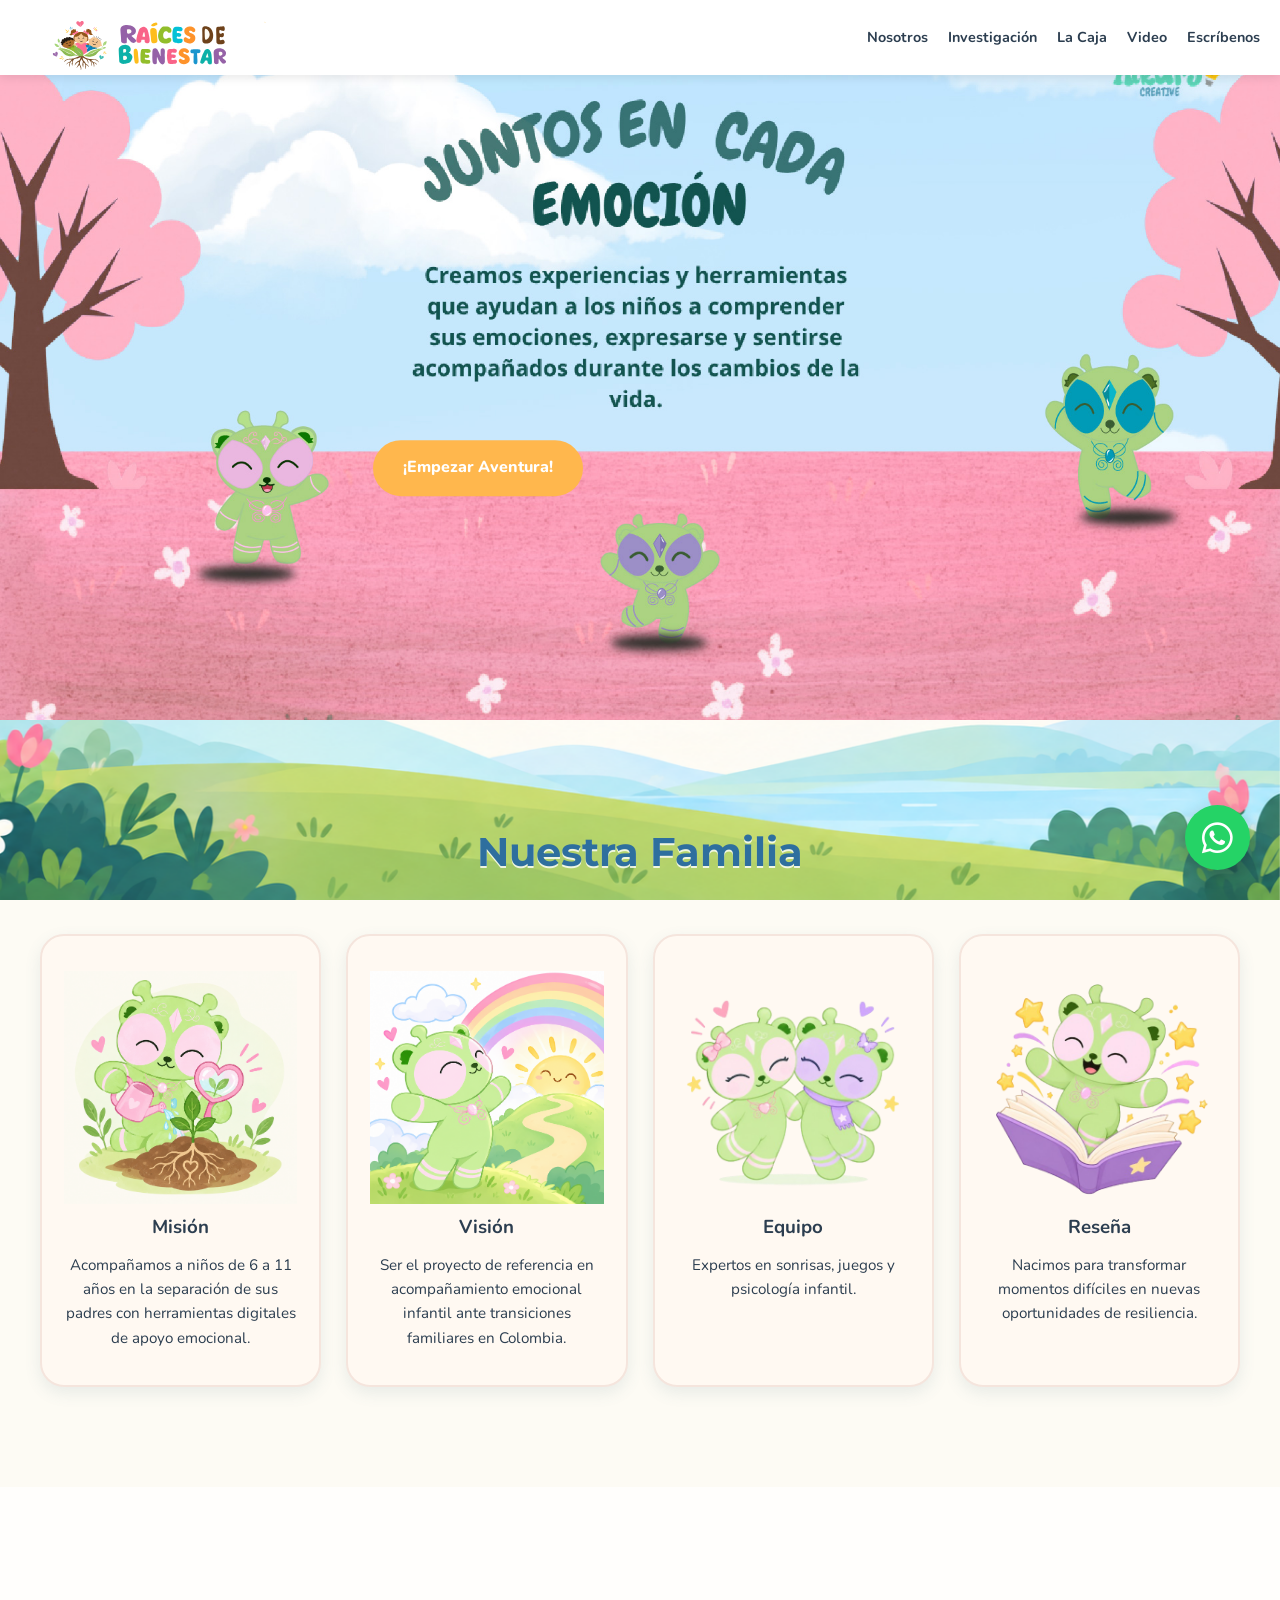
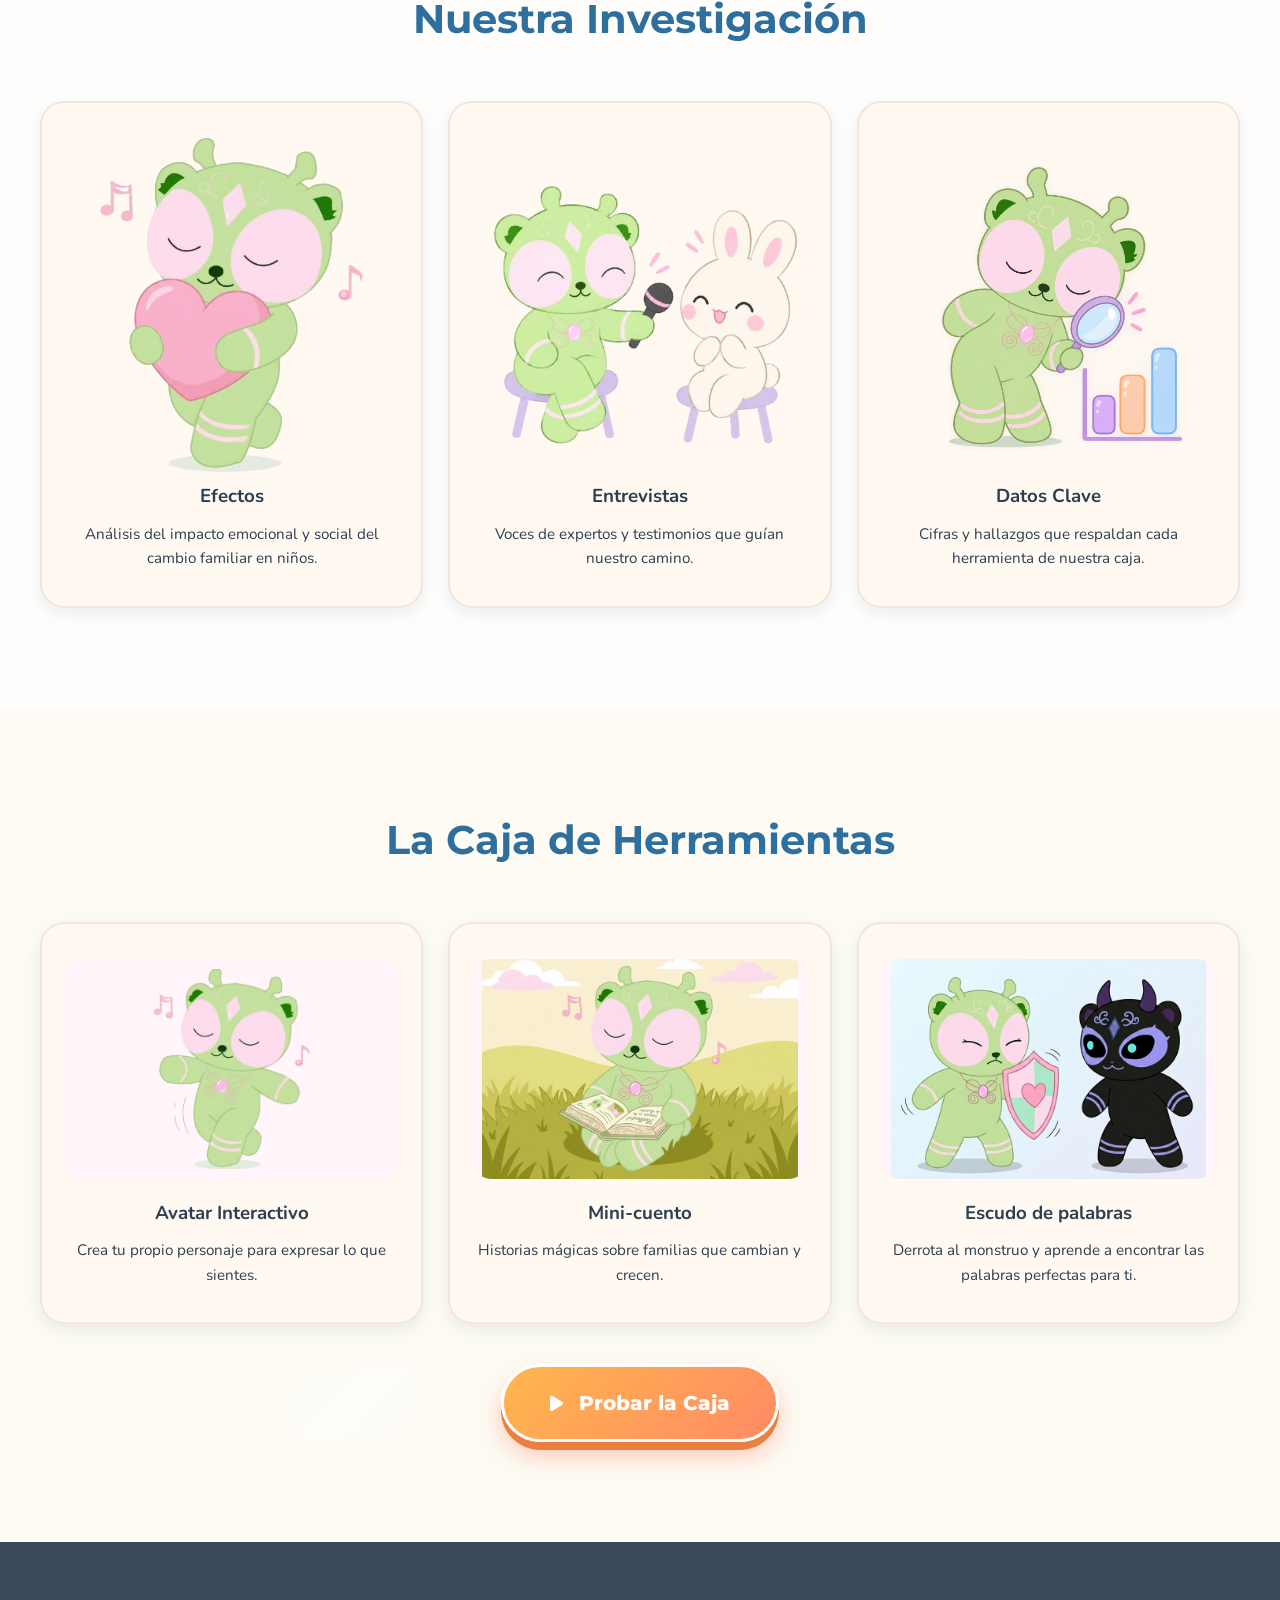
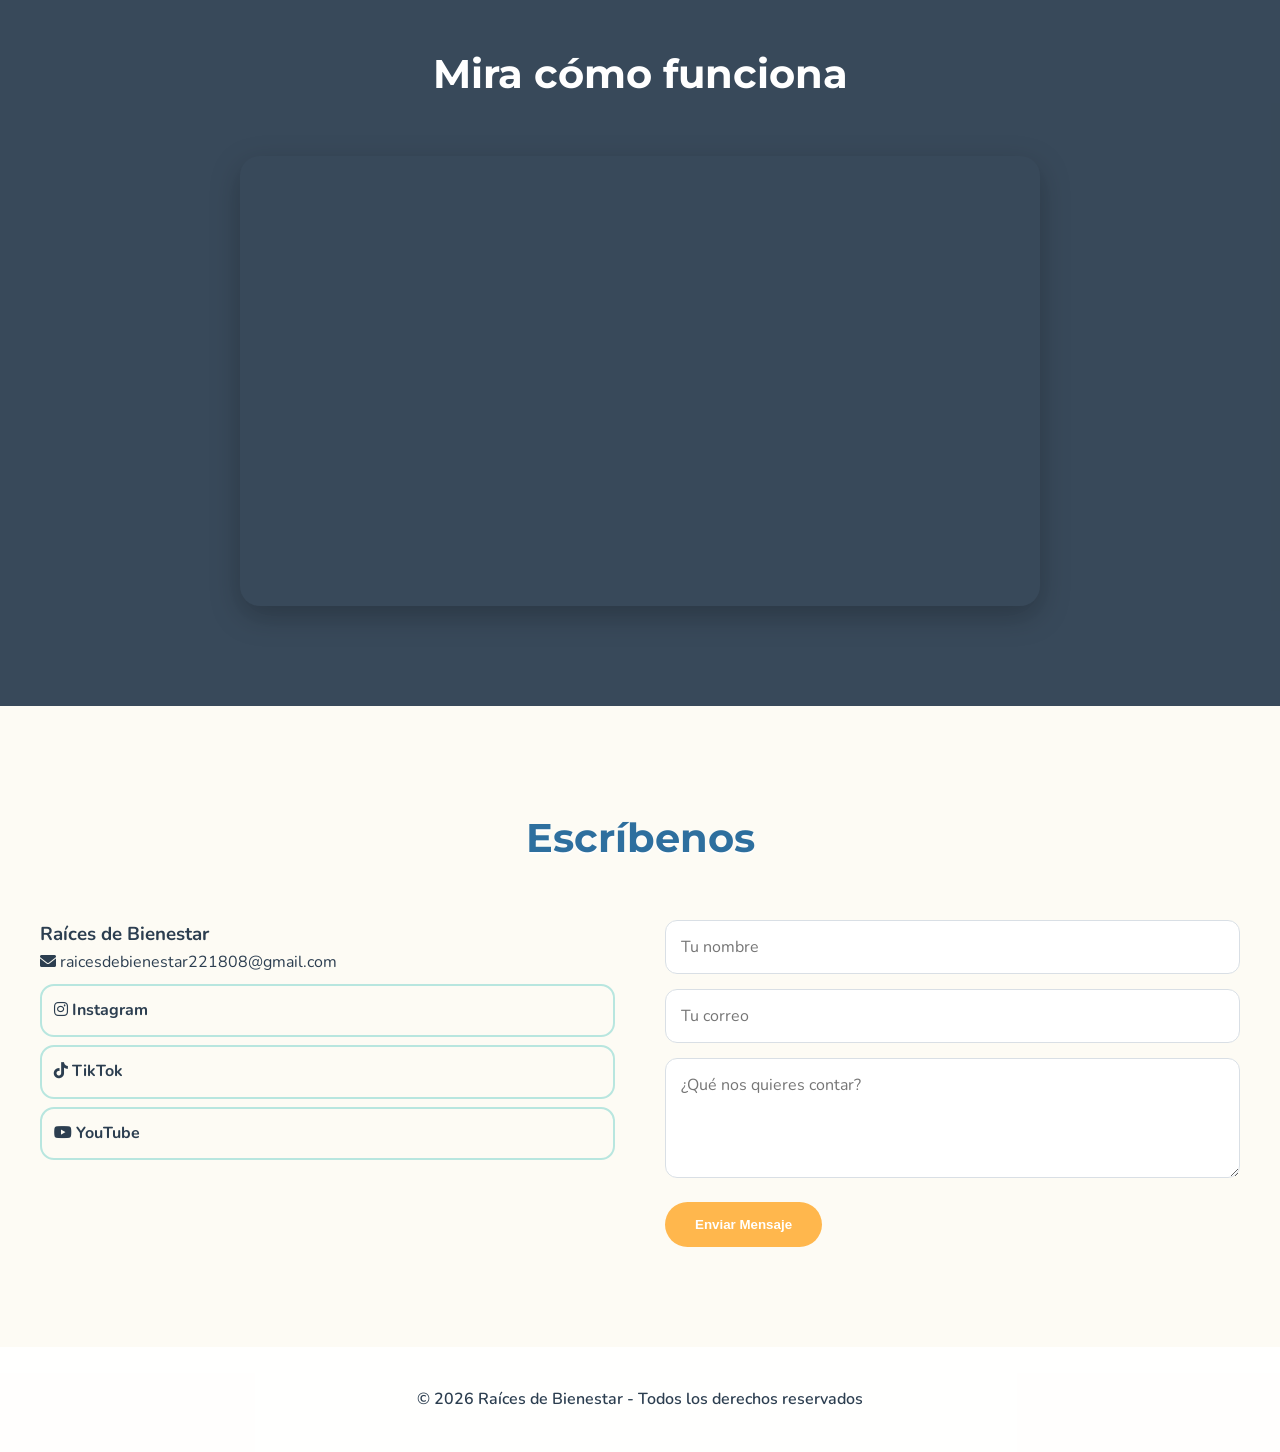
<file: rAiCeS_dE_bIeNeStAr/index.html>
<!DOCTYPE html>
<html lang="es">
<head>
    <meta charset="UTF-8">
    <meta name="viewport" content="width=device-width, initial-scale=1.0">

    <title>Raíces de Bienestar | Acompañamiento Infantil</title>

    <link rel="stylesheet" href="styles.css">
    <link rel="icon" type="image/png" href="img/Logo raices de bienestar.png">

    <link
        rel="stylesheet"
        href="https://cdnjs.cloudflare.com/ajax/libs/font-awesome/6.0.0/css/all.min.css"
    >

    <link
        href="https://fonts.googleapis.com/css2?family=Montserrat:wght@400;600;700;800&family=Nunito:wght@400;600;700;800&display=swap"
        rel="stylesheet"
    >
</head>

<body>

    <!-- ENCABEZADO -->
    <header id="main-header">
        <div class="container">
            <nav>
                <div class="logo">
                    <img src="img/Logorenvertical.svg" alt="Raíces de Bienestar">
                </div>

                <ul class="nav-links">
                    <li><a href="#nosotros">Nosotros</a></li>
                    <li><a href="#investigacion">Investigación</a></li>
                    <li><a href="#proyecto">La Caja</a></li>
                    <li><a href="#productos">Video</a></li>
                    <li><a href="#contacto">Escríbenos</a></li>
                </ul>
            </nav>
        </div>
    </header>


    <!-- PORTADA -->
    <section id="inicio" class="hero">
        <div class="container hero-content">
            <a href="#proyecto" class="btn-primary reveal">
                ¡Empezar Aventura!
            </a>
        </div>
    </section>


    <!-- NUESTRA FAMILIA -->
    <section id="nosotros" class="section-padding">
        <div class="container">

            <h2 class="section-title reveal">Nuestra Familia</h2>

            <div class="grid-4 reveal">

                <a href="mision.html" class="card">
                    <img src="img/icono-mision.png" alt="Osito regando una plantita" class="icono-tarjeta">
                    <h3>Misión</h3>
                    <p>
                        Acompañamos a niños de 6 a 11 años en la separación
                        de sus padres con herramientas digitales de apoyo emocional.
                    </p>
                </a>

                <a href="vision.html" class="card">
                    <img src="img/icono-vision.png" alt="Osito con un arcoiris" class="icono-tarjeta">
                    <h3>Visión</h3>
                    <p>
                        Ser el proyecto de referencia en acompañamiento
                        emocional infantil ante transiciones familiares en Colombia.
                    </p>
                </a>

                <a href="equipo.html" class="card">
                    <img src="img/icono-equipo.png" alt="Ositos felices" class="icono-tarjeta">
                    <h3>Equipo</h3>
                    <p>
                        Expertos en sonrisas, juegos y psicología infantil.
                    </p>
                </a>

                <a href="resena.html" class="card">
                    <img src="img/icono-reseña.png" alt="Osito con un arcoiris" class="icono-tarjeta">
                    <h3>Reseña</h3>
                    <p>
                        Nacimos para transformar momentos difíciles
                        en nuevas oportunidades de resiliencia.
                    </p>
                </a>

            </div>
        </div>
    </section>


    <!-- NUESTRA INVESTIGACIÓN -->
    <section id="investigacion" class="section-padding bg-light">
        <div class="container">

            <h2 class="section-title reveal">Nuestra Investigación</h2>

            <div class="grid-3 reveal">

                <a href="efectos.html" class="invest-box">
                    <img src="img/icono-efectos.png" alt="Osito con un corazón" class="icono-tarjeta">
                    <h3>Efectos</h3>
                    <p>
                        Análisis del impacto emocional y social
                        del cambio familiar en niños.
                    </p>
                </a>

                <a
                    href="https://drive.google.com/file/d/1PF3kdqJSE4FbI9vtreX1pmUCwFBtRzfK/view?usp=sharing"
                    class="invest-box"
                    target="_blank"
                    rel="noopener noreferrer"
                >
                    <img src="img/icono-entrevista.png" alt="Osito entrevistando" class="icono-tarjeta">
                    <h3>Entrevistas</h3>
                    <p>
                        Voces de expertos y testimonios
                        que guían nuestro camino.
                    </p>
                </a>

                <a href="datos-clave.html" class="invest-box">
                    <img src="img/icono-datosclave.png" alt="Osito con lupa" class="icono-tarjeta">
                    <h3>Datos Clave</h3>
                    <p>
                        Cifras y hallazgos que respaldan
                        cada herramienta de nuestra caja.
                    </p>
                </a>

            </div>
        </div>
    </section>


    <!-- LA CAJA DE HERRAMIENTAS -->
    <section id="proyecto" class="section-padding">
        <div class="container">

            <h2 class="section-title reveal">La Caja de Herramientas</h2>

            <div class="grid-3 reveal">

                <div class="tool-box">
                    <div class="placeholder-img avatar-img">
                        <img src="img/avatar.png" alt="Osito de Raíces de Bienestar bailando">
                    </div>

                    <h3>Avatar Interactivo</h3>
                    <p>
                        Crea tu propio personaje para expresar lo que sientes.
                    </p>
                </div>

                <div class="tool-box">
                    <div class="placeholder-img minicuento-img">
                        <img src="img/minicuento..png" alt="Osito de Raíces de Bienestar leyendo">
                    </div>

                    <h3>Mini-cuento</h3>
                    <p>
                        Historias mágicas sobre familias que cambian y crecen.
                    </p>
                </div>

                <div class="tool-box">
                    <div class="placeholder-img escudo-img">
                        <img src="img/escudo.png" alt="Osito de Raíces de Bienestar vs un monstruo">
                    </div>

                    <h3>Escudo de palabras</h3>
                    <p>
                        Derrota al monstruo y aprende a encontrar
                        las palabras perfectas para ti.
                    </p>
                </div>

            </div>

            <div class="text-center" style="margin-top: 40px;">
                <a
                    href="app_raices.html"
                    class="btn-primary btn-caja"
                    target="_blank"
                    rel="noopener noreferrer"
                >
                    <i class="fas fa-play"></i>
                    Probar la Caja
                </a>
            </div>

        </div>
    </section>


    <!-- VIDEO DEL PROYECTO -->
    <section id="productos" class="section-padding bg-dark">
        <div class="container text-center">

            <h2 class="section-title reveal text-white">
                Mira cómo funciona
            </h2>

            <div class="video-wrap reveal">
                <iframe
                    src="https://www.youtube.com/embed/A6pAm_QKwNo"
                    title="Video del proyecto Raíces de Bienestar"
                    allow="accelerometer; autoplay; clipboard-write; encrypted-media; gyroscope; picture-in-picture; web-share"
                    referrerpolicy="strict-origin-when-cross-origin"
                    allowfullscreen
                    loading="lazy">
                </iframe>
            </div>

        </div>
    </section>


    <!-- CONTACTO -->
    <section id="contacto" class="section-padding">
        <div class="container">

            <h2 class="section-title reveal">Escríbenos</h2>

            <div class="contact-grid reveal">

                <div class="social-side">
                    <h3>Raíces de Bienestar</h3>

                    <p>
                        <i class="fas fa-envelope"></i>
                        raicesdebienestar221808@gmail.com
                    </p>

                    <div class="social-icons">

                        <a
                            href="https://www.instagram.com/raice.sdebienestar?igsh=MWdwNmxjcnYxZmdp"
                            target="_blank"
                            rel="noopener noreferrer"
                        >
                            <i class="fab fa-instagram"></i>
                            Instagram
                        </a>

                        <a
                            href="https://www.tiktok.com/@raices.de.bienest"
                            target="_blank"
                            rel="noopener noreferrer"
                        >
                            <i class="fab fa-tiktok"></i>
                            TikTok
                        </a>

                        <a
                            href="https://www.youtube.com/@RaicesdeBienestar-u9j"
                            target="_blank"
                            rel="noopener noreferrer"
                        >
                            <i class="fab fa-youtube"></i>
                            YouTube
                        </a>

                    </div>
                </div>


                <div class="form-side">
                    <form id="form-contacto" action="https://formsubmit.co/raicesdebienestar221808@gmail.com" method="post">
                        <input type="hidden" name="_subject" value="Nuevo mensaje desde Raíces de Bienestar">
                        <input type="hidden" name="_captcha" value="true">
                        <input type="hidden" name="_template" value="table">
                        <input type="text" name="_honey" style="display:none">

                        <input type="text" name="nombre" placeholder="Tu nombre" aria-label="Tu nombre" required>
                        <input type="email" name="correo" placeholder="Tu correo" aria-label="Tu correo" required>
                        <textarea name="mensaje" placeholder="¿Qué nos quieres contar?" aria-label="Tu mensaje" required></textarea>

                        <button type="submit" class="btn-primary">Enviar Mensaje</button>

                    </form>
                    <!-- Mensaje de gracias (oculto hasta enviar) -->
                    <div id="gracias-form" class="gracias-box" hidden>
                    <span class="friendly-emoji">💌</span>
                    <h3>¡Gracias por escribirnos!</h3>
                    <p>Recibimos tu mensaje. Pronto te responderemos con mucho cariño.</p>
                    <p class="gracias-firma"> Raíces de Bienestar 🌱</p>
                    </div>
                </div>

            </div>
        </div>
    </section>


    <!-- PIE DE PÁGINA -->
    <footer>
        <p>
            &copy; 2026 Raíces de Bienestar - Todos los derechos reservados
        </p>
    </footer>


    <!-- BOTÓN FLOTANTE DE WHATSAPP -->
    <a
        href="https://wa.me/573105726118"
        class="whatsapp-float"
        target="_blank"
        rel="noopener noreferrer"
        aria-label="Escríbenos por WhatsApp"
    >
        <i class="fab fa-whatsapp"></i>
    </a>


    <!-- JAVASCRIPT -->
    <script src="script.js"></script>

</body>
</html>
</file>
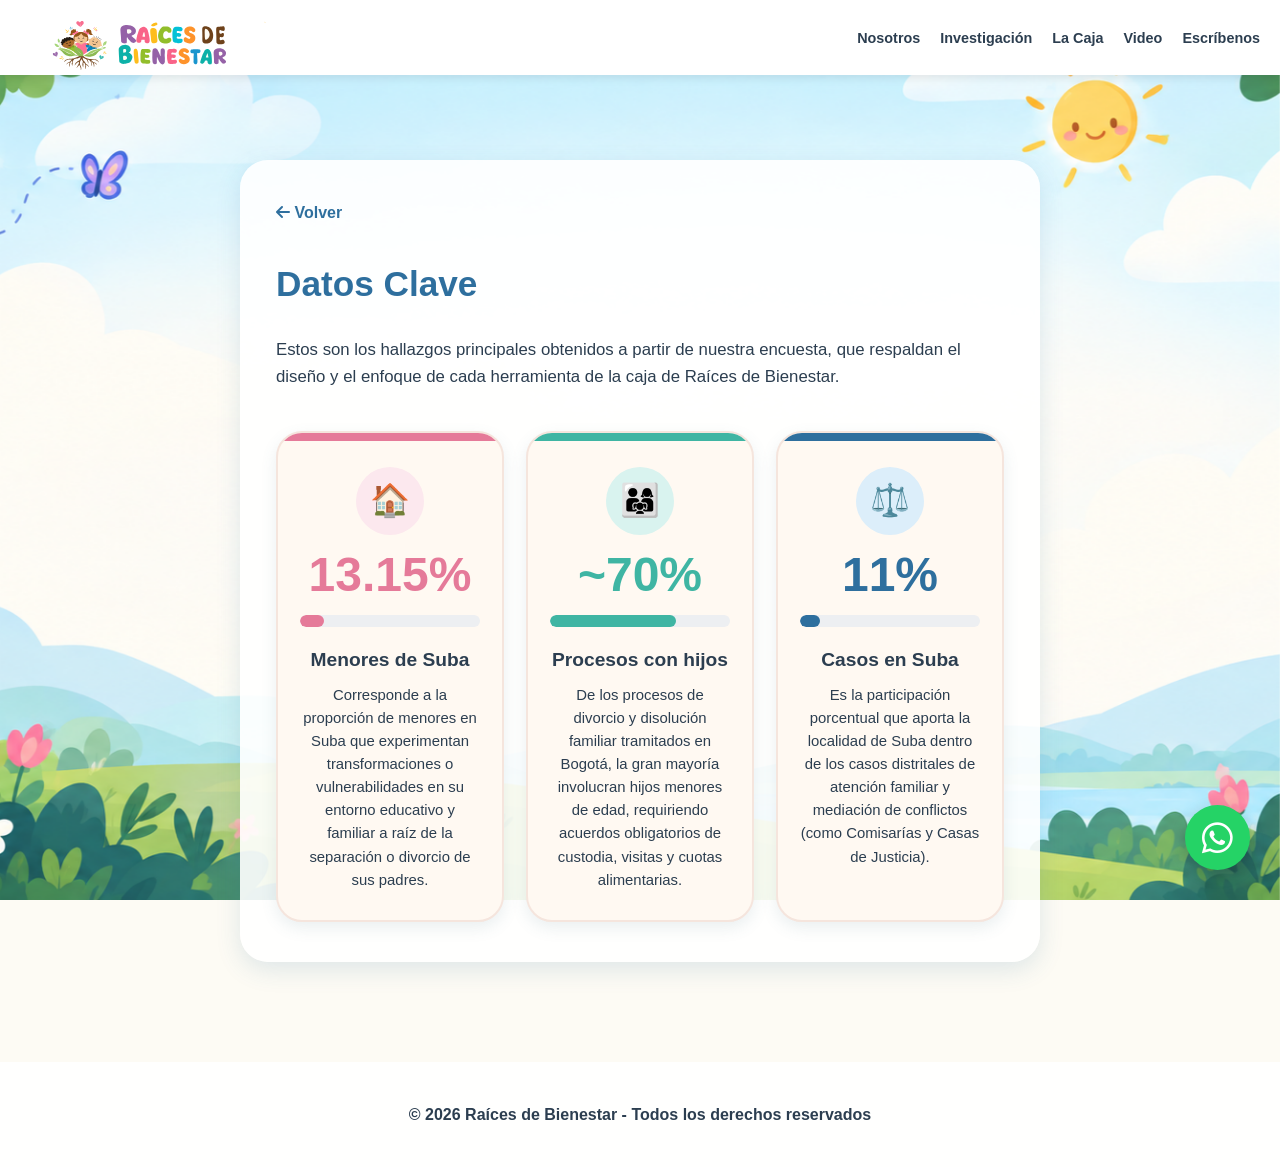
<file: rAiCeS_dE_bIeNeStAr/datos-clave.html>
<!DOCTYPE html>
<html lang="es">
<head>
    <meta charset="UTF-8">
    <meta name="viewport" content="width=device-width, initial-scale=1.0">
    <title>Datos Clave | Raíces de Bienestar</title>
    <link rel="stylesheet" href="styles.css">
    <link rel="icon" type="image/svg+xml" href="img/Logo raices de bienestar.png">
    <link rel="stylesheet" href="https://cdnjs.cloudflare.com/ajax/libs/font-awesome/6.0.0/css/all.min.css">
</head>
<body>

    <header id="main-header">
        <div class="container">
            <nav>
                <div class="logo"><a href="codigo.html"><img src="img/Logorenvertical.svg" alt="Raíces de Bienestar"></a></div>
                <ul class="nav-links">
                    <li><a href="index.html#nosotros">Nosotros</a></li>
                    <li><a href="index.html#investigacion">Investigación</a></li>
                    <li><a href="index.html#proyecto">La Caja</a></li>
                    <li><a href="index.html#productos">Video</a></li>
                    <li><a href="index.html#contacto">Escríbenos</a></li>
                </ul>
            </nav>
        </div>
    </header>

    <main>
        <section class="section-padding" style="padding-top: 160px;">
            <div class="container detail-content">
                <a href="index.html#investigacion" class="back-link"><i class="fas fa-arrow-left"></i> Volver</a>
                <h2>Datos Clave</h2>
                <p>Estos son los hallazgos principales obtenidos a partir de nuestra encuesta, que respaldan el diseño y el enfoque de cada herramienta de la caja de Raíces de Bienestar.</p>

                <div class="datos-grid">

                    <div class="dato-card dato-rosa">
                        <span class="dato-emoji">🏠</span>
                        <span class="dato-numero">13.15%</span>
                        <div class="dato-barra"><span style="width: 13.15%;"></span></div>
                        <h3>Menores de Suba</h3>
                        <p>Corresponde a la proporción de menores en Suba que experimentan transformaciones o vulnerabilidades en su entorno educativo y familiar a raíz de la separación o divorcio de sus padres.</p>
                    </div>

                    <div class="dato-card dato-menta">
                        <span class="dato-emoji">👨‍👩‍👧</span>
                        <span class="dato-numero">~70%</span>
                        <div class="dato-barra"><span style="width: 70%;"></span></div>
                        <h3>Procesos con hijos</h3>
                        <p>De los procesos de divorcio y disolución familiar tramitados en Bogotá, la gran mayoría involucran hijos menores de edad, requiriendo acuerdos obligatorios de custodia, visitas y cuotas alimentarias.</p>
                    </div>

                    <div class="dato-card dato-azul">
                        <span class="dato-emoji">⚖️</span>
                        <span class="dato-numero">11%</span>
                        <div class="dato-barra"><span style="width: 11%;"></span></div>
                        <h3>Casos en Suba</h3>
                        <p>Es la participación porcentual que aporta la localidad de Suba dentro de los casos distritales de atención familiar y mediación de conflictos (como Comisarías y Casas de Justicia).</p>
                    </div>

                </div>
            </div>
        </section>
    </main>

    <footer>
        <p>&copy; 2026 Raíces de Bienestar - Todos los derechos reservados</p>
    </footer>

    <!-- BOTÓN FLOTANTE DE WHATSAPP -->
    <a
        href="https://wa.me/573105726118"
        class="whatsapp-float"
        target="_blank"
        rel="noopener noreferrer"
        aria-label="Escríbenos por WhatsApp"
    >
        <i class="fab fa-whatsapp"></i>
    </a>


    <!-- JAVASCRIPT -->
    <script src="script.js"></script>

</body>
</html>
</file>
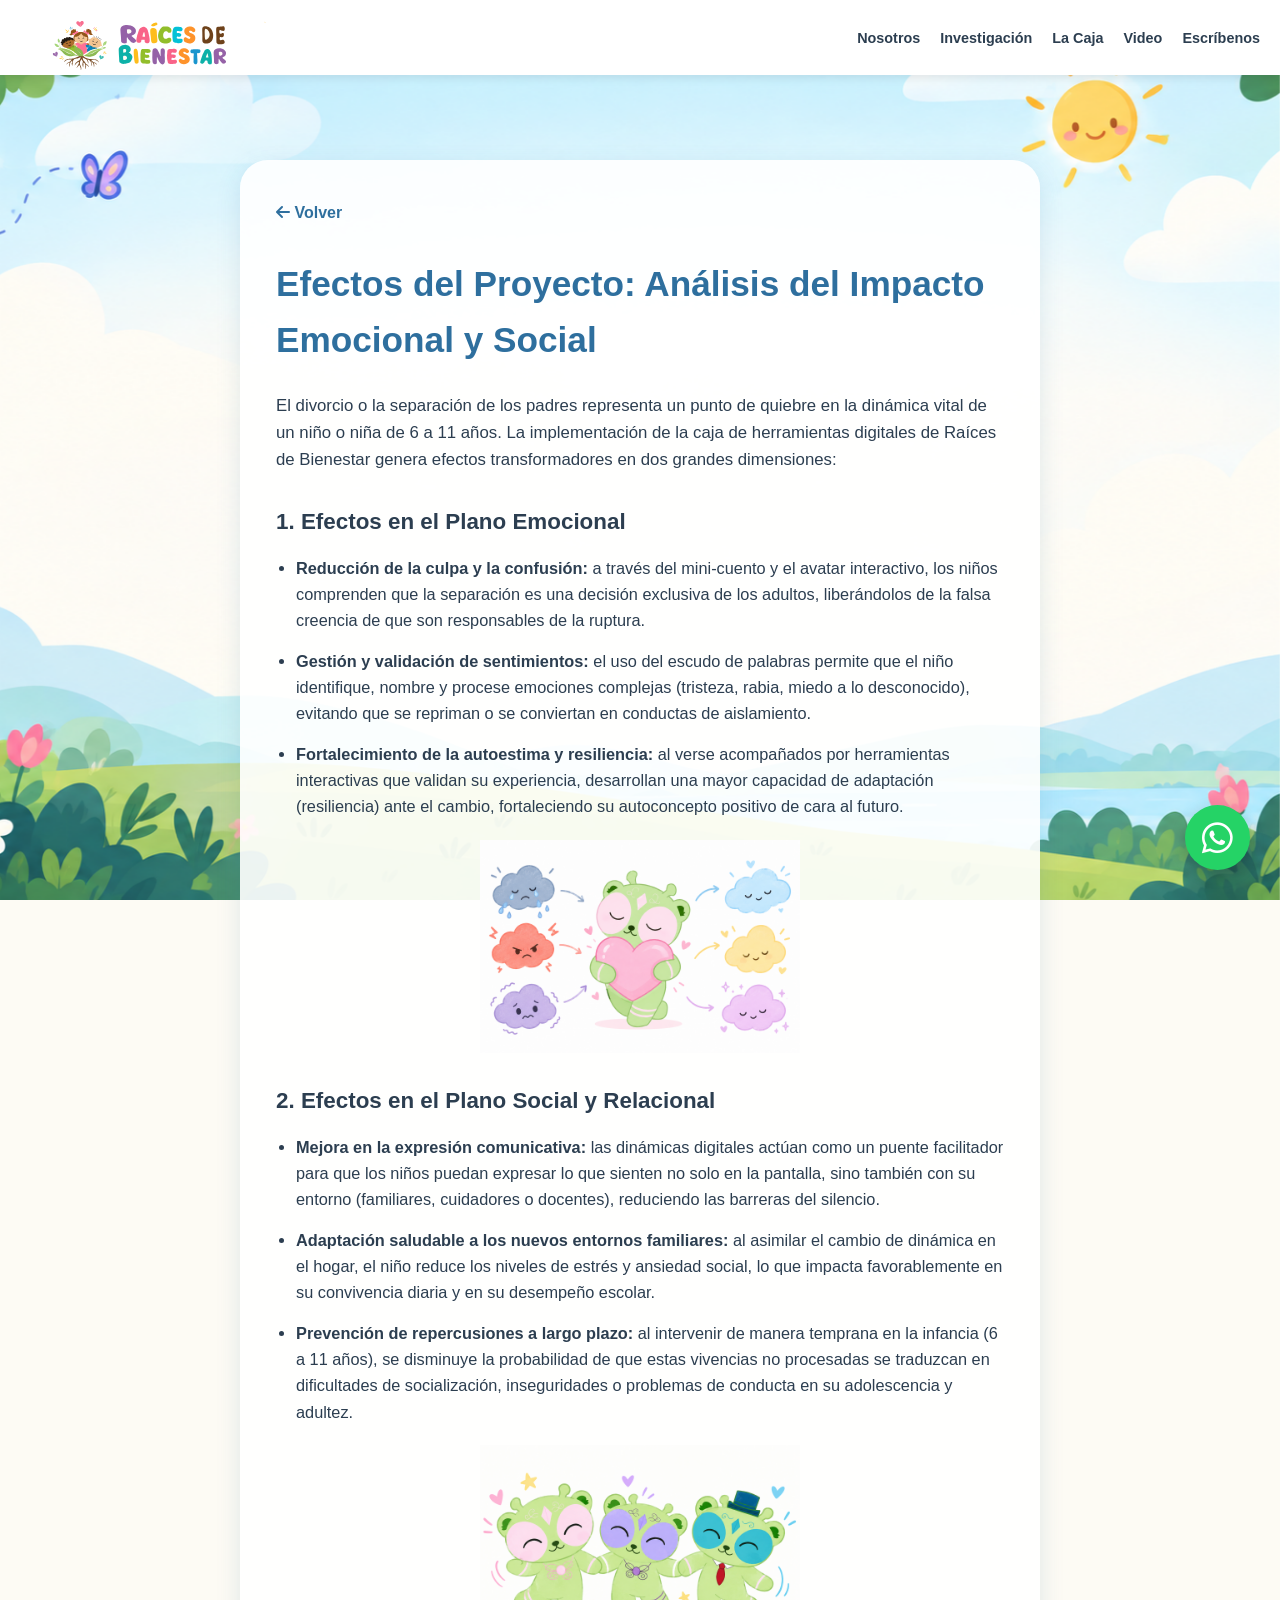
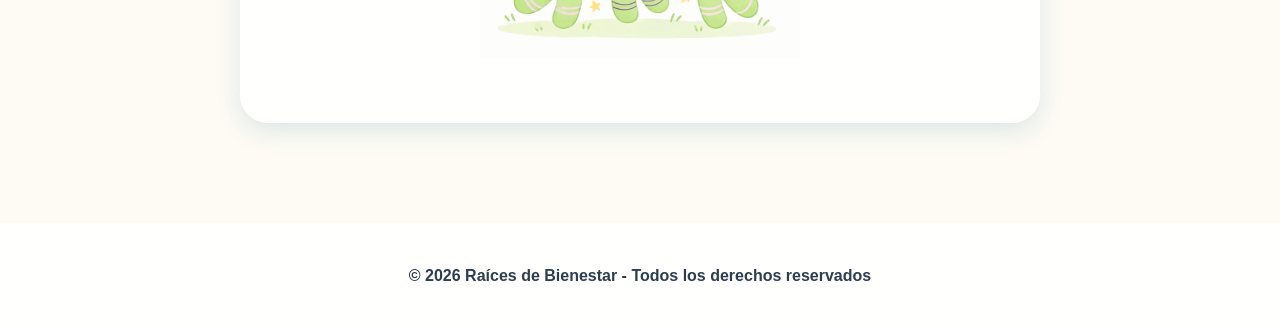
<file: rAiCeS_dE_bIeNeStAr/efectos.html>
<!DOCTYPE html>
<html lang="es">
<head>
    <meta charset="UTF-8">
    <meta name="viewport" content="width=device-width, initial-scale=1.0">
    <title>Efectos del Proyecto | Raíces de Bienestar</title>
    <link rel="stylesheet" href="styles.css">
    <link rel="icon" type="image/svg+xml" href="img/Logo raices de bienestar.png">
    <link rel="stylesheet" href="https://cdnjs.cloudflare.com/ajax/libs/font-awesome/6.0.0/css/all.min.css">
</head>
<body>

    <header id="main-header">
        <div class="container">
            <nav>
                <div class="logo"><a href="codigo.html"><img src="img/Logorenvertical.svg" alt="Raíces de Bienestar"></a></div>
                <ul class="nav-links">
                    <li><a href="index.html#nosotros">Nosotros</a></li>
                    <li><a href="index.html#investigacion">Investigación</a></li>
                    <li><a href="index.html#proyecto">La Caja</a></li>
                    <li><a href="index.html#productos">Video</a></li>
                    <li><a href="index.html#contacto">Escríbenos</a></li>
                </ul>
            </nav>
        </div>
    </header>

    <main>
        <section class="section-padding" style="padding-top: 160px;">
            <div class="container detail-content">
                <a href="index.html#investigacion" class="back-link"><i class="fas fa-arrow-left"></i> Volver</a>
                <h2>Efectos del Proyecto: Análisis del Impacto Emocional y Social</h2>
                <p>El divorcio o la separación de los padres representa un punto de quiebre en la dinámica vital de un niño o niña de 6 a 11 años. La implementación de la caja de herramientas digitales de Raíces de Bienestar genera efectos transformadores en dos grandes dimensiones:</p>

                <h3>1. Efectos en el Plano Emocional</h3>
                <ul>
                    <li><strong>Reducción de la culpa y la confusión:</strong> a través del mini-cuento y el avatar interactivo, los niños comprenden que la separación es una decisión exclusiva de los adultos, liberándolos de la falsa creencia de que son responsables de la ruptura.</li>
                    <li><strong>Gestión y validación de sentimientos:</strong> el uso del escudo de palabras permite que el niño identifique, nombre y procese emociones complejas (tristeza, rabia, miedo a lo desconocido), evitando que se repriman o se conviertan en conductas de aislamiento.</li>
                    <li><strong>Fortalecimiento de la autoestima y resiliencia:</strong> al verse acompañados por herramientas interactivas que validan su experiencia, desarrollan una mayor capacidad de adaptación (resiliencia) ante el cambio, fortaleciendo su autoconcepto positivo de cara al futuro.</li>
                </ul>

                <img src="img/ositoabrazandouncorazon.png" alt="Osito abrazando un corazón" class="img-efectos">

                <h3>2. Efectos en el Plano Social y Relacional</h3>
                <ul>
                    <li><strong>Mejora en la expresión comunicativa:</strong> las dinámicas digitales actúan como un puente facilitador para que los niños puedan expresar lo que sienten no solo en la pantalla, sino también con su entorno (familiares, cuidadores o docentes), reduciendo las barreras del silencio.</li>
                    <li><strong>Adaptación saludable a los nuevos entornos familiares:</strong> al asimilar el cambio de dinámica en el hogar, el niño reduce los niveles de estrés y ansiedad social, lo que impacta favorablemente en su convivencia diaria y en su desempeño escolar.</li>
                    <li><strong>Prevención de repercusiones a largo plazo:</strong> al intervenir de manera temprana en la infancia (6 a 11 años), se disminuye la probabilidad de que estas vivencias no procesadas se traduzcan en dificultades de socialización, inseguridades o problemas de conducta en su adolescencia y adultez.</li>
                </ul>

                <img src="img/tresososbailando.png" alt="Osos abrazandose" class="img-efectos">

            </div>
        </section>
    </main>

    <footer>
        <p>&copy; 2026 Raíces de Bienestar - Todos los derechos reservados</p>
    </footer>

    <!-- BOTÓN FLOTANTE DE WHATSAPP -->
    <a
        href="https://wa.me/573105726118"
        class="whatsapp-float"
        target="_blank"
        rel="noopener noreferrer"
        aria-label="Escríbenos por WhatsApp"
    >
        <i class="fab fa-whatsapp"></i>
    </a>


    <!-- JAVASCRIPT -->
    <script src="script.js"></script>

</body>
</html>
</file>
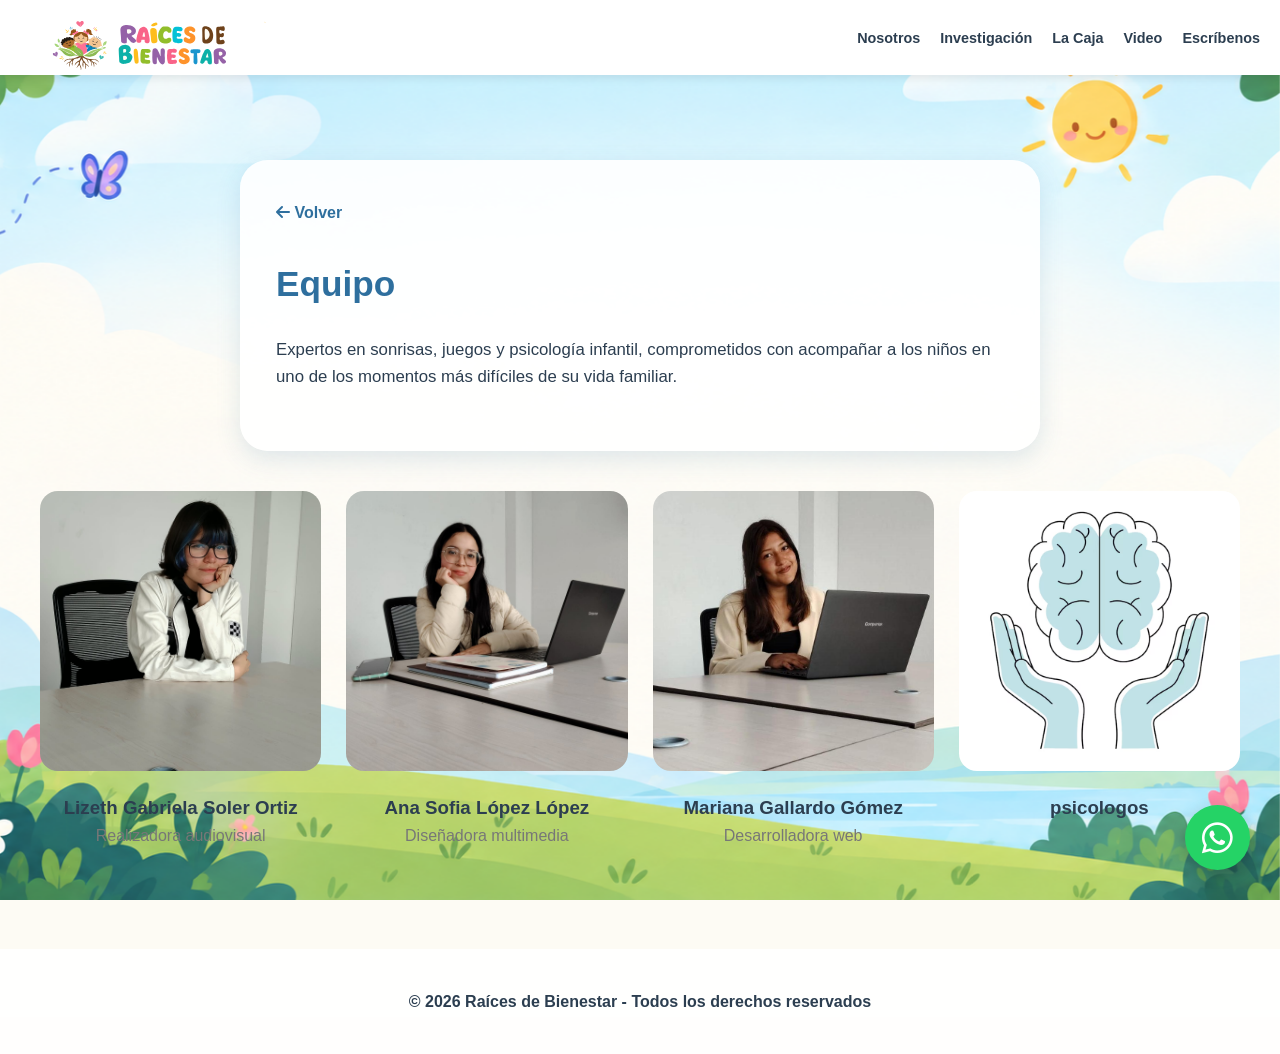
<file: rAiCeS_dE_bIeNeStAr/equipo.html>
<!DOCTYPE html>
<html lang="es">
<head>
    <meta charset="UTF-8">
    <meta name="viewport" content="width=device-width, initial-scale=1.0">
    <title>Equipo | Raíces de Bienestar</title>
    <link rel="stylesheet" href="styles.css">
    <link rel="icon" type="image/svg+xml" href="img/Logo raices de bienestar.png">
    <link rel="stylesheet" href="https://cdnjs.cloudflare.com/ajax/libs/font-awesome/6.0.0/css/all.min.css">
</head>
<body>

    <header id="main-header">
        <div class="container">
            <nav>
                <div class="logo"><a href="codigo.html"><img src="img/Logorenvertical.svg" alt="Raíces de Bienestar"></a></div>
                <ul class="nav-links">
                    <li><a href="index.html#nosotros">Nosotros</a></li>
                    <li><a href="index.html#investigacion">Investigación</a></li>
                    <li><a href="index.html#proyecto">La Caja</a></li>
                    <li><a href="index.html#productos">Video</a></li>
                    <li><a href="index.html#contacto">Escríbenos</a></li>
                </ul>
            </nav>
        </div>
    </header>

    <section class="section-padding" style="padding-top: 160px;">
        <div class="container">
            <div class="detail-content">
                <a href="index.html#nosotros" class="back-link"><i class="fas fa-arrow-left"></i> Volver</a>
                <h2>Equipo</h2>
                <p>Expertos en sonrisas, juegos y psicología infantil, comprometidos con acompañar a los niños en uno de los momentos más difíciles de su vida familiar.</p>
            </div>

            <div class="team-photos">
                <div>
                    <img src="img/gabriela.jpeg" alt="Nombre del integrante 1">
                    <h3 style="text-align:center; margin-top:15px;">Lizeth Gabriela Soler Ortiz</h3>
                    <p style="text-align:center; color:#777;">Realizadora audiovisual</p>
                </div>
                <div>
                    <img src="img/sofia.jpeg" alt="Nombre del integrante 2">
                    <h3 style="text-align:center; margin-top:15px;">Ana Sofia López López</h3>
                    <p style="text-align:center; color:#777;">Diseñadora multimedia</p>
                </div>
                <div>
                    <img src="img/mariana.jpeg" alt="Nombre del integrante 3">
                    <h3 style="text-align:center; margin-top:15px;">Mariana Gallardo Gómez</h3>
                    <p style="text-align:center; color:#777;">Desarrolladora 
web</p>
                </div>
                <div>
                    <img src="img/psicologos.avif" alt="Nombre del integrante 4">
                    <h3 style="text-align:center; margin-top:15px;">psicologos</h3>
                    <p style="text-align:center; color:#777;"></p>
                </div>
            </div>
        </div>
    </section>

    <footer>
        <p>&copy; 2026 Raíces de Bienestar - Todos los derechos reservados</p>
    </footer>

    <!-- BOTÓN FLOTANTE DE WHATSAPP -->
    <a
        href="https://wa.me/573105726118"
        class="whatsapp-float"
        target="_blank"
        rel="noopener noreferrer"
        aria-label="Escríbenos por WhatsApp"
    >
        <i class="fab fa-whatsapp"></i>
    </a>


    <!-- JAVASCRIPT -->
    <script src="script.js"></script>

</body>
</html>
</file>
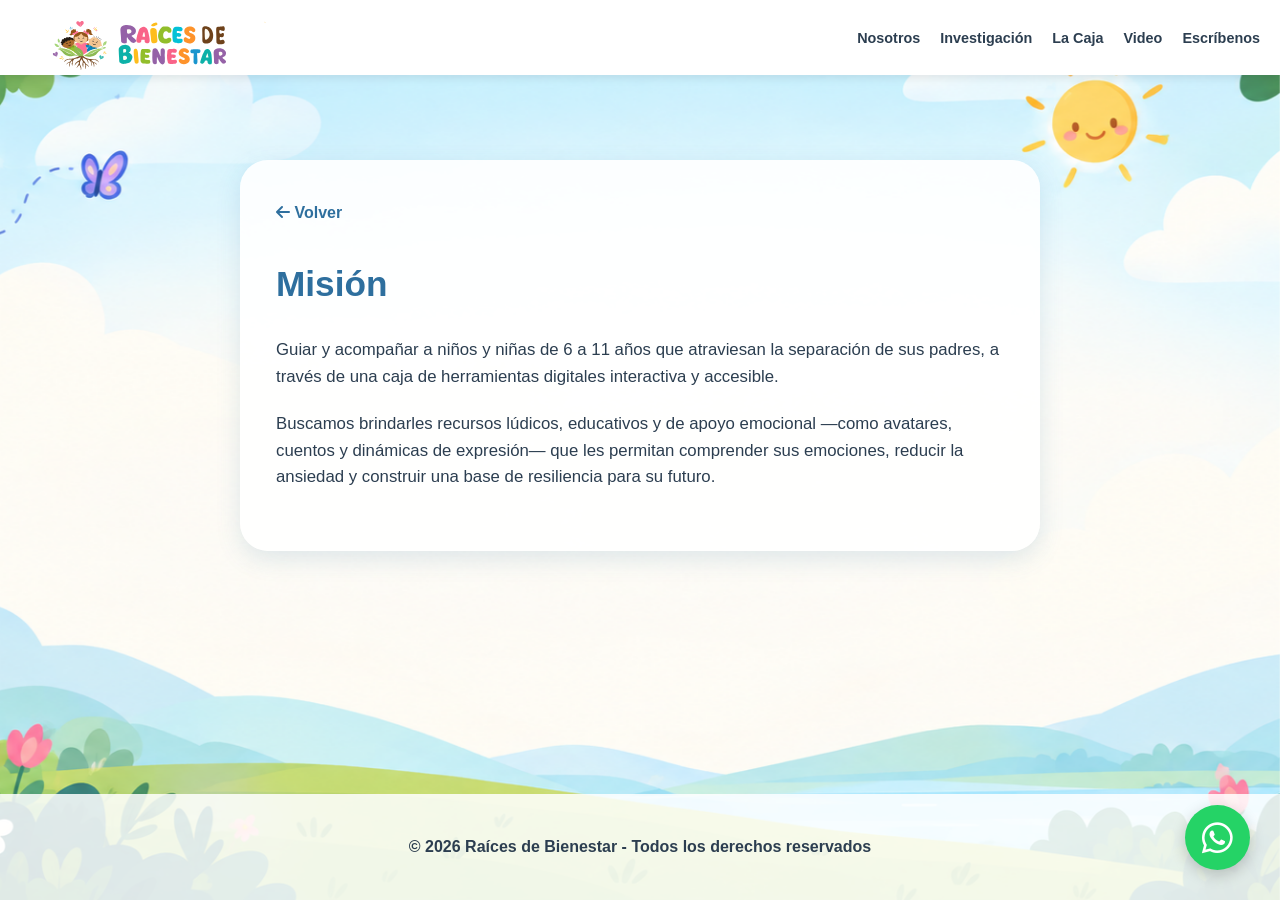
<file: rAiCeS_dE_bIeNeStAr/mision.html>
<!DOCTYPE html>
<html lang="es">
<head>
    <meta charset="UTF-8">
    <meta name="viewport" content="width=device-width, initial-scale=1.0">
    <title>Misión | Raíces de Bienestar</title>
    <link rel="stylesheet" href="styles.css">
    <link rel="icon" type="image/svg+xml" href="img/Logo raices de bienestar.png">
    <link rel="stylesheet" href="https://cdnjs.cloudflare.com/ajax/libs/font-awesome/6.0.0/css/all.min.css">
</head>
<body>

    <header id="main-header">
        <div class="container">
            <nav>
                <div class="logo"><a href="codigo.html"><img src="img/Logorenvertical.svg" alt="Raíces de Bienestar"></a></div>
                <ul class="nav-links">
                    <li><a href="index.html#nosotros">Nosotros</a></li>
                    <li><a href="index.html#investigacion">Investigación</a></li>
                    <li><a href="index.html#proyecto">La Caja</a></li>
                    <li><a href="index.html#productos">Video</a></li>
                    <li><a href="index.html#contacto">Escríbenos</a></li>
                </ul>
            </nav>
        </div>
    </header>

    <section class="section-padding" style="padding-top: 160px;">
        <div class="container detail-content">
            <a href="index.html" class="back-link"><i class="fas fa-arrow-left"></i> Volver</a>
            <h2>Misión</h2>
            <p>Guiar y acompañar a niños y niñas de 6 a 11 años que atraviesan la separación de sus padres, a través de una caja de herramientas digitales interactiva y accesible.</p>
            <p>Buscamos brindarles recursos lúdicos, educativos y de apoyo emocional —como avatares, cuentos y dinámicas de expresión— que les permitan comprender sus emociones, reducir la ansiedad y construir una base de resiliencia para su futuro.</p>
        </div>
    </section>

    <footer>
        <p>&copy; 2026 Raíces de Bienestar - Todos los derechos reservados</p>
    </footer>

    <!-- BOTÓN FLOTANTE DE WHATSAPP -->
    <a
        href="https://wa.me/573105726118"
        class="whatsapp-float"
        target="_blank"
        rel="noopener noreferrer"
        aria-label="Escríbenos por WhatsApp"
    >
        <i class="fab fa-whatsapp"></i>
    </a>


    <!-- JAVASCRIPT -->
    <script src="script.js"></script>

</body>
</html>
</file>
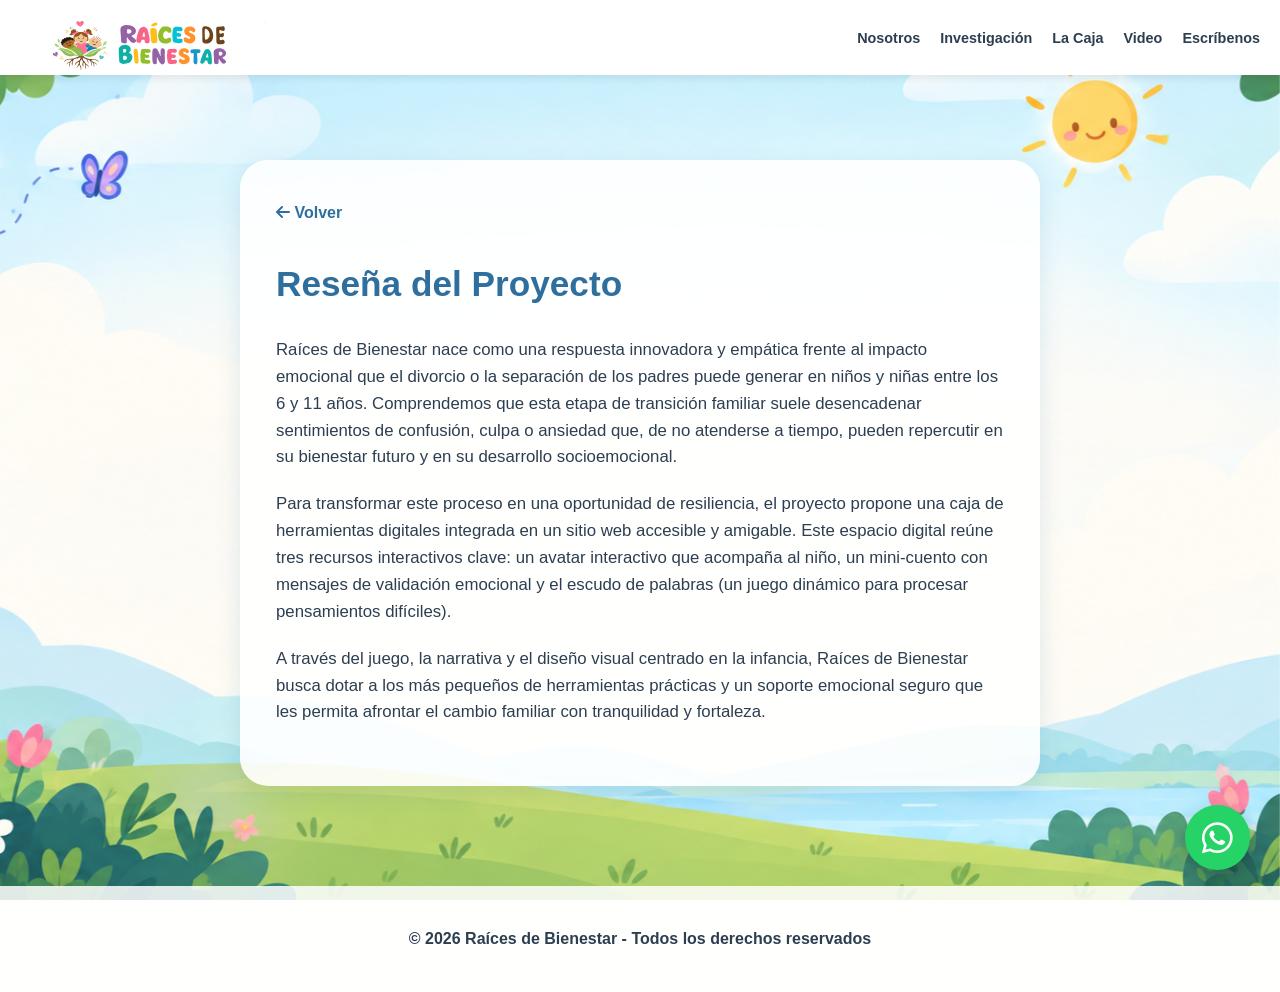
<file: rAiCeS_dE_bIeNeStAr/resena.html>
<!DOCTYPE html>
<html lang="es">
<head>
    <meta charset="UTF-8">
    <meta name="viewport" content="width=device-width, initial-scale=1.0">
    <title>Reseña del Proyecto | Raíces de Bienestar</title>
    <link rel="stylesheet" href="styles.css">
    <link rel="icon" type="image/svg+xml" href="img/Logo raices de bienestar.png">
    <link rel="stylesheet" href="https://cdnjs.cloudflare.com/ajax/libs/font-awesome/6.0.0/css/all.min.css">
</head>
<body>

    <header id="main-header">
        <div class="container">
            <nav>
                <div class="logo"><a href="codigo.html"><img src="img/Logorenvertical.svg" alt="Raíces de Bienestar"></a></div>
                <ul class="nav-links">
                    <li><a href="index.html#nosotros">Nosotros</a></li>
                    <li><a href="index.html#investigacion">Investigación</a></li>
                    <li><a href="index.html#proyecto">La Caja</a></li>
                    <li><a href="index.html#productos">Video</a></li>
                    <li><a href="index.html#contacto">Escríbenos</a></li>
                </ul>
            </nav>
        </div>
    </header>

    <section class="section-padding" style="padding-top: 160px;">
        <div class="container detail-content">
            <a href="index.html#nosotros" class="back-link"><i class="fas fa-arrow-left"></i> Volver</a>
            <h2>Reseña del Proyecto</h2>
            <p>Raíces de Bienestar nace como una respuesta innovadora y empática frente al impacto emocional que el divorcio o la separación de los padres puede generar en niños y niñas entre los 6 y 11 años. Comprendemos que esta etapa de transición familiar suele desencadenar sentimientos de confusión, culpa o ansiedad que, de no atenderse a tiempo, pueden repercutir en su bienestar futuro y en su desarrollo socioemocional.</p>
            <p>Para transformar este proceso en una oportunidad de resiliencia, el proyecto propone una caja de herramientas digitales integrada en un sitio web accesible y amigable. Este espacio digital reúne tres recursos interactivos clave: un avatar interactivo que acompaña al niño, un mini-cuento con mensajes de validación emocional y el escudo de palabras (un juego dinámico para procesar pensamientos difíciles).</p>
            <p>A través del juego, la narrativa y el diseño visual centrado en la infancia, Raíces de Bienestar busca dotar a los más pequeños de herramientas prácticas y un soporte emocional seguro que les permita afrontar el cambio familiar con tranquilidad y fortaleza.</p>
        </div>
    </section>

    <footer>
        <p>&copy; 2026 Raíces de Bienestar - Todos los derechos reservados</p>
    </footer>

    <!-- BOTÓN FLOTANTE DE WHATSAPP -->
    <a
        href="https://wa.me/573105726118"
        class="whatsapp-float"
        target="_blank"
        rel="noopener noreferrer"
        aria-label="Escríbenos por WhatsApp"
    >
        <i class="fab fa-whatsapp"></i>
    </a>


    <!-- JAVASCRIPT -->
    <script src="script.js"></script>

</body>
</html>
</file>
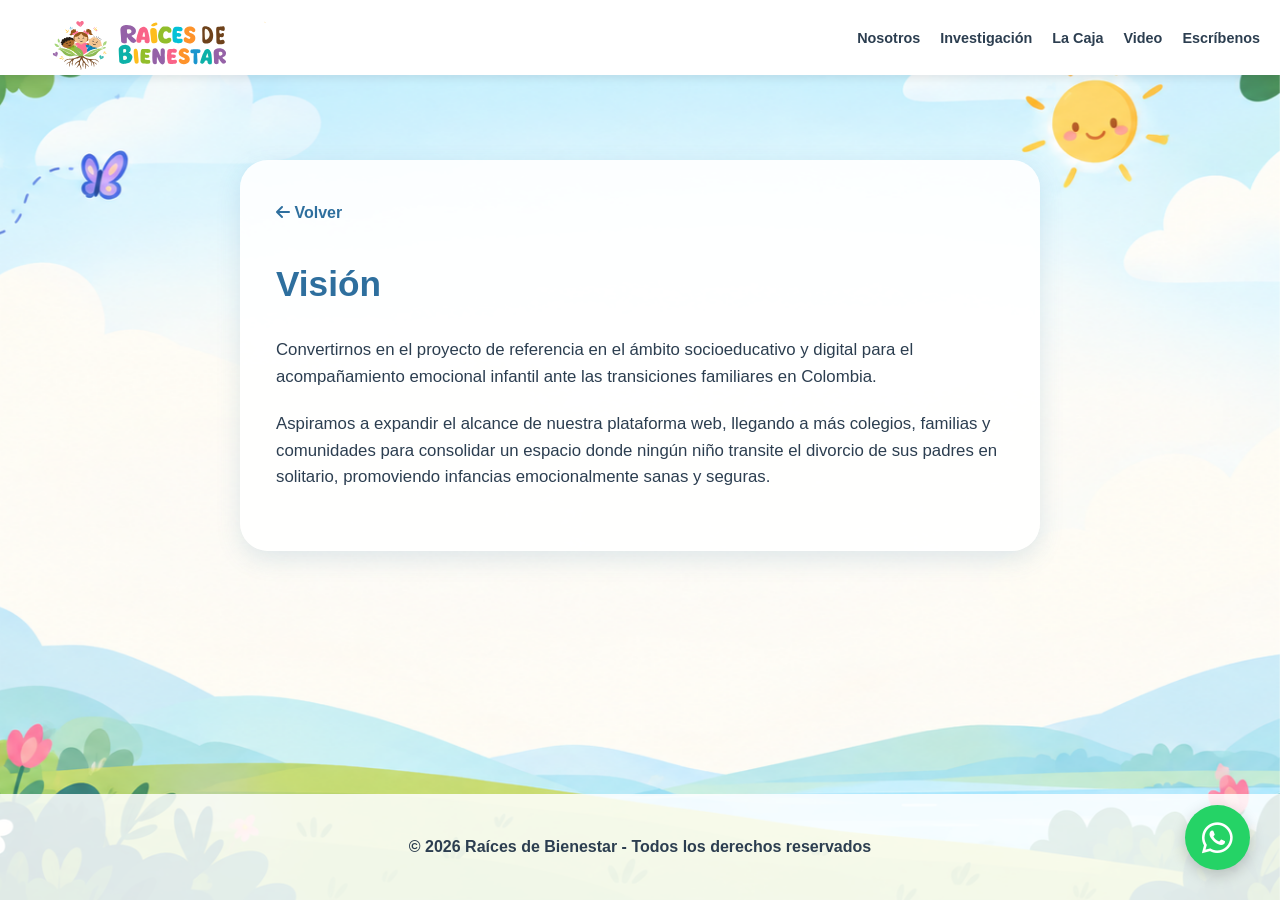
<file: rAiCeS_dE_bIeNeStAr/vision.html>
<!DOCTYPE html>
<html lang="es">
<head>
    <meta charset="UTF-8">
    <meta name="viewport" content="width=device-width, initial-scale=1.0">
    <title>Visión | Raíces de Bienestar</title>
    <link rel="stylesheet" href="styles.css">
    <link rel="icon" type="image/svg+xml" href="img/Logo raices de bienestar.png">
    <link rel="stylesheet" href="https://cdnjs.cloudflare.com/ajax/libs/font-awesome/6.0.0/css/all.min.css">
</head>
<body>

    <header id="main-header">
        <div class="container">
            <nav>
                <div class="logo"><a href="codigo.html"><img src="img/Logorenvertical.svg" alt="Raíces de Bienestar"></a></div>
                <ul class="nav-links">
                    <li><a href="codigo.html#nosotros">Nosotros</a></li>
                    <li><a href="codigo.html#investigacion">Investigación</a></li>
                    <li><a href="codigo.html#proyecto">La Caja</a></li>
                    <li><a href="codigo.html#productos">Video</a></li>
                    <li><a href="codigo.html#contacto">Escríbenos</a></li>
                </ul>
            </nav>
        </div>
    </header>

    <section class="section-padding" style="padding-top: 160px;">
        <div class="container detail-content">
            <a href="codigo.html#nosotros" class="back-link"><i class="fas fa-arrow-left"></i> Volver</a>
            <h2>Visión</h2>
            <p>Convertirnos en el proyecto de referencia en el ámbito socioeducativo y digital para el acompañamiento emocional infantil ante las transiciones familiares en Colombia.</p>
            <p>Aspiramos a expandir el alcance de nuestra plataforma web, llegando a más colegios, familias y comunidades para consolidar un espacio donde ningún niño transite el divorcio de sus padres en solitario, promoviendo infancias emocionalmente sanas y seguras.</p>
        </div>
    </section>

    <footer>
        <p>&copy; 2026 Raíces de Bienestar - Todos los derechos reservados</p>
    </footer>

    <a href="https://wa.me/573105726118" class="whatsapp-float"><i class="fab fa-whatsapp"></i></a>

</body>
</html>
</file>
<file: rAiCeS_dE_bIeNeStAr/styles.css>
/* ========================================
   RAÍCES DE BIENESTAR
   Estilos generales
======================================== */

:root {
    --primary: #81D4FA;
    --secondary: #FFB74D;
    --accent: #A5D6A7;
    --dark: #2C3E50;
    --light: #F0F4F8;
    --white: #FFFFFF;

    /* Nueva paleta infantil */
    --cream: #FFF9F2;
    --pink: #F2A4B7;
    --pink-light: #FCE8EE;
    --mint: #B8E6DF;
    --blue-title: #2E6F9E;
    --border-soft: #F5E5DD;
}

/* ========================================
   RESET Y CONFIGURACIÓN GENERAL
======================================== */

*,
*::before,
*::after {
    margin: 0;
    padding: 0;
    box-sizing: border-box;
}

html {
    background: #FDFBF4;
    scroll-behavior: smooth;
    width: 100%;
    max-width: 100%;
    overflow-x: clip;
    scroll-padding-top: 85px;
}

body {
    width: 100%;
    max-width: 100%;
    font-family: 'Nunito', sans-serif;
    color: var(--dark);
    line-height: 1.6;
    overflow-x: clip;

    /* Footer siempre al fondo de la pantalla */
    min-height: 100vh;
    display: flex;
    flex-direction: column;
}

/* El contenido principal ocupa el espacio sobrante
   y empuja el pie de página hacia abajo */
body > section {
    flex: 1;
}

.container {
    width: 100%;
    max-width: 1200px;
    margin: 0 auto;
}

img,
iframe,
video {
    max-width: 100%;
}

/* ========================================
   ENCABEZADO Y MENÚ
======================================== */

header {
    position: fixed;
    width: 100%;
    top: 0;
    left: 0;
    z-index: 1000;
    background: var(--white);
    box-shadow: 0 2px 10px rgba(0, 0, 0, 0.1);
    padding: 5px 0;
}

header .container {
    width: 100%;
    max-width: none;
    padding: 0 20px;
}

nav {
    display: flex;
    justify-content: space-between;
    align-items: center;
    gap: 20px;
}

.logo {
    display: flex;
    align-items: center;
    margin-left: 10px;
    flex-shrink: 0;
}

.logo img {
    height: 65px;
    width: auto;
    display: block;
}

.nav-links {
    display: flex;
    align-items: center;
    list-style: none;
    gap: 20px;
}

.nav-links li a {
    text-decoration: none;
    color: var(--dark);
    font-weight: 700;
    font-size: 0.9rem;
    transition: color 0.3s ease;
}

.nav-links li a:hover {
    color: var(--pink);
}

/* ========================================
   PORTADA PRINCIPAL
======================================== */

.hero {
    width: 100%;
    max-width: 100%;
    aspect-ratio: 16 / 9;
    height: auto;
    background: url("img/slider.jpg") center / cover no-repeat;
    position: relative;
    padding-top: 80px;
}

.hero-content {
    position: absolute;
    top: 65%;
    left: 76%;
    transform: translate(-50%, -50%);
}

.hero h2 {
    font-size: 3.5rem;
    color: var(--dark);
    font-family: 'Montserrat', sans-serif;
}

/* ========================================
   BOTONES
======================================== */

.btn-primary {
    background: var(--secondary);
    color: #FFFFFF;
    padding: 15px 30px;
    border-radius: 50px;
    border: none;
    font-weight: 800;
    cursor: pointer;
    text-decoration: none;
    display: inline-block;
    transition: background 0.3s ease, transform 0.3s ease;
}

.btn-primary:hover {
    background: #F4A340;
    transform: translateY(-3px);
}

/* ========================================
   SECCIONES Y TÍTULOS
======================================== */

.section-padding {
    padding: 100px 20px;
    background: transparent;
}

.section-title {
    text-align: center;
    margin-bottom: 50px;
    font-size: 2.5rem;
    color: var(--blue-title);
    font-family: 'Montserrat', sans-serif;
    text-shadow: 0 2px 0 rgba(255, 255, 255, 0.8);
}

.bg-light {
    background: rgba(255, 255, 255, 0.72);
    backdrop-filter: blur(3px);
    -webkit-backdrop-filter: blur(3px);
}

.bg-dark {
    background: rgba(44, 62, 80, 0.94);
    color: #FFFFFF;
}

.text-white {
    color: #FFFFFF;
    text-shadow: none;
}

.text-center {
    text-align: center;
}

/* ========================================
   DISTRIBUCIÓN DE TARJETAS
======================================== */

.grid-4,
.grid-3 {
    display: grid;
    grid-template-columns: repeat(auto-fit, minmax(min(250px, 100%), 1fr));
    gap: 25px;
    width: 100%;
    min-width: 0;
}

/* ========================================
   TARJETAS INFANTILES
======================================== */

.card,
.invest-box,
.tool-box {
    background: var(--cream);
    padding: 35px 22px;
    border-radius: 24px;
    text-align: center;
    transition:
        transform 0.3s ease,
        box-shadow 0.3s ease,
        border-color 0.3s ease;
    border: 2px solid var(--border-soft);
    box-shadow: 0 6px 16px rgba(80, 120, 140, 0.12);
    min-width: 0;
}

.card:hover,
.invest-box:hover,
.tool-box:hover {
    transform: translateY(-6px);
    border-color: var(--mint);
    box-shadow: 0 12px 24px rgba(80, 120, 140, 0.17);
}

/* Iconos Font Awesome */
.card i,
.invest-box i {
    font-size: 3rem;
    color: var(--pink);
    margin-bottom: 18px;
}

/* Enlaces de las tarjetas */
a.card {
    text-decoration: none;
    color: inherit;
    cursor: pointer;
}

a.card:hover {
    text-decoration: none;
}

.card p,
.invest-box p,
.tool-box p {
    font-size: 0.95rem;
    margin-top: 10px;
}

a.invest-box {
    text-decoration: none;
    color: inherit;
    cursor: pointer;
    display: block;
}

/* Emojis infantiles */
.friendly-emoji {
    display: block;
    font-size: 3.2rem;
    line-height: 1.2;
    margin-bottom: 18px;
    transition: transform 0.3s ease;
}

.card:hover .friendly-emoji,
.invest-box:hover .friendly-emoji {
    transform: scale(1.1) rotate(-4deg);
}

/* ========================================
   CAJA DE HERRAMIENTAS
======================================== */

.placeholder-img {
    height: 180px;
    background: #D8F1F8;
    border-radius: 20px;
    margin-bottom: 20px;
    display: flex;
    align-items: center;
    justify-content: center;
    font-size: 4rem;
    color: #FFFFFF;
}

/* ========================================
   VIDEO
======================================== */

.video-placeholder {
    max-width: 800px;
    width: 100%;
    height: 400px;
    margin: auto;
    border: 3px dashed var(--secondary);
    border-radius: 20px;
    display: flex;
    flex-direction: column;
    align-items: center;
    justify-content: center;
    cursor: pointer;
}

.video-placeholder i {
    font-size: 5rem;
    margin-bottom: 10px;
}

.video-wrap {
    max-width: 800px;
    width: 100%;
    margin: auto;
    aspect-ratio: 16 / 9;
    border-radius: 20px;
    overflow: hidden;
    box-shadow: 0 10px 30px rgba(0, 0, 0, 0.25);
}

.video-wrap iframe,
.video-wrap video {
    width: 100%;
    height: 100%;
    border: 0;
    display: block;
}

/* ========================================
   CONTACTO
======================================== */

.contact-grid {
    display: grid;
    grid-template-columns: repeat(2, minmax(0, 1fr));
    gap: 50px;
}

.social-side,
.form-side {
    min-width: 0;
}

.social-icons a {
    display: block;
    text-decoration: none;
    color: var(--dark);
    padding: 12px;
    margin: 8px 0;
    border: 2px solid var(--mint);
    border-radius: 14px;
    font-weight: 700;
    transition: background 0.3s ease, color 0.3s ease;
}

.social-icons a:hover {
    background: var(--mint);
    color: var(--dark);
}

.form-side input,
.form-side textarea {
    width: 100%;
    padding: 15px;
    margin-bottom: 15px;
    border-radius: 12px;
    border: 1px solid #D9DFE5;
    font-family: inherit;
    font-size: 1rem;
    background: #FFFFFF;
}

.form-side textarea {
    min-height: 120px;
    resize: vertical;
}

.form-side input:focus,
.form-side textarea:focus {
    outline: 2px solid var(--mint);
    border-color: var(--mint);
}

/* ========================================
   BOTÓN FLOTANTE DE WHATSAPP
======================================== */

.whatsapp-float {
    position: fixed;
    bottom: 30px;
    right: 30px;
    background: #25D366;
    color: #FFFFFF;
    width: 65px;
    height: 65px;
    border-radius: 50%;
    display: flex;
    align-items: center;
    justify-content: center;
    font-size: 2.2rem;
    box-shadow: 0 5px 15px rgba(0, 0, 0, 0.2);
    text-decoration: none;
    border: none;
    outline: none;
    z-index: 9999;
    transition: transform 0.3s ease, background 0.3s ease;
}

.whatsapp-float:hover {
    background: #20BA5A;
    color: #FFFFFF;
    text-decoration: none;
    transform: scale(1.06);
}

.whatsapp-float i {
    text-decoration: none;
}

.whatsapp-float:focus-visible {
    outline: 3px solid #2E6F9E;
    outline-offset: 4px;
}

/* ========================================
   ANIMACIONES AL DESPLAZARSE
======================================== */

.reveal {
    opacity: 0;
    transform: translateY(30px);
    transition: opacity 0.8s ease-out, transform 0.8s ease-out;
}

.reveal.active {
    opacity: 1;
    transform: translateY(0);
}

/* ========================================
   PIE DE PÁGINA
======================================== */

footer {
    padding: 40px 20px;
    text-align: center;
    background: rgba(255, 255, 255, 0.85);
    font-weight: 600;
}

/* ========================================
   PÁGINAS INTERNAS
   Misión, Visión, Equipo y Reseña
======================================== */

.detail-content {
    max-width: 800px;
    width: 100%;
    margin: auto;
    background: rgba(255, 255, 255, 0.9);
    border-radius: 28px;
    padding: 40px 36px;
    box-shadow: 0 8px 24px rgba(46, 111, 158, 0.15);
}

.detail-content h2 {
    color: var(--blue-title);
    font-family: 'Montserrat', sans-serif;
    font-size: 2.2rem;
    margin-bottom: 25px;
}

.detail-content p {
    margin-bottom: 20px;
    font-size: 1.05rem;
}

.detail-content h3 {
    color: var(--dark);
    font-family: 'Montserrat', sans-serif;
    font-size: 1.4rem;
    margin: 30px 0 15px;
}

.detail-content ul {
    margin-left: 20px;
    margin-bottom: 20px;
}

.detail-content li {
    margin-bottom: 15px;
    font-size: 1.02rem;
}

/* Enlace para volver */
.back-link {
    display: inline-block;
    margin-bottom: 30px;
    color: var(--blue-title);
    font-weight: 700;
    text-decoration: none;
}

.back-link:hover {
    color: var(--secondary);
}

/* Fotografías del equipo */
.team-photos {
    display: grid;
    grid-template-columns: repeat(auto-fit, minmax(min(200px, 100%), 1fr));
    gap: 25px;
    margin-top: 40px;
}

.team-photos img {
    width: 100%;
    border-radius: 18px;
    object-fit: cover;
    height: 280px;
}

/* ========================================
   ENTREVISTAS Y DOCUMENTOS PDF
======================================== */

.pdf-link-box {
    background: #F0F8FA;
    border-radius: 20px;
    padding: 50px 30px;
    margin-top: 30px;
}

.pdf-link-box i.fa-file-pdf {
    font-size: 4rem;
    color: #E74C3C;
    margin-bottom: 15px;
}

.pdf-link-box h3 {
    margin-top: 0;
}

.pdf-link-box .btn-primary {
    margin-top: 20px;
}

/* ========================================
   CIFRAS DE DATOS CLAVE
======================================== */

.data-number {
    display: block;
    font-size: 2.5rem;
    font-weight: 800;
    color: var(--blue-title);
    font-family: 'Montserrat', sans-serif;
    margin-bottom: 10px;
}

/* ========================================
   FONDO ILUSTRADO
   Imagen: img/background.png
======================================== */

body::before {
    content: "";
    position: fixed;
    inset: 0;
    z-index: -1;
    pointer-events: none;
    background: url("img/background.png") center / cover no-repeat;
}

/* ========================================
   DISEÑO ADAPTABLE
======================================== */

/* Tabletas */
@media (max-width: 900px) {
    .section-padding {
        padding: 75px 20px;
    }

    .section-title {
        font-size: 2.1rem;
    }

    .contact-grid {
        gap: 25px;
    }

    .hero-content {
        left: 70%;
    }

    .nav-links {
        gap: 14px;
    }

    .nav-links li a {
        font-size: 0.82rem;
    }
}

/* Celulares */
@media (max-width: 600px) {
    header .container {
        padding: 0 10px;
    }

    nav {
        gap: 10px;
    }

    .logo {
        margin-left: 0;
    }

    .logo img {
        height: 48px;
    }

    .nav-links {
        gap: 10px;
        flex-wrap: wrap;
        justify-content: flex-end;
    }

    .nav-links li a {
        margin-left: 0;
        font-size: 0.72rem;
    }

    .hero {
        aspect-ratio: auto;
        min-height: 480px;
        background-position: center;
    }

    .hero-content {
        top: 72%;
        left: 50%;
        width: 90%;
        text-align: center;
    }

    .hero h2 {
        font-size: 2rem;
    }

    .section-padding {
        padding: 60px 16px;
    }

    .section-title {
        font-size: 1.8rem;
        margin-bottom: 30px;
    }

    .grid-4,
    .grid-3 {
        grid-template-columns: minmax(0, 1fr);
        gap: 18px;
    }

    .card,
    .invest-box,
    .tool-box {
        padding: 30px 20px;
    }

    .contact-grid {
        grid-template-columns: minmax(0, 1fr);
        gap: 30px;
    }

    .detail-content {
        padding: 28px 20px;
    }

    .detail-content h2 {
        font-size: 1.8rem;
    }

    .team-photos {
        grid-template-columns: minmax(0, 1fr);
    }

    .video-placeholder {
        height: 250px;
    }

    .whatsapp-float {
        width: 56px;
        height: 56px;
        right: 18px;
        bottom: 18px;
        font-size: 1.9rem;
    }

    body::before {
        background-position: 40% center;
    }

    footer {
        padding: 30px 16px;
    }
}

/* Reducir animaciones si el usuario lo prefiere */
@media (prefers-reduced-motion: reduce) {
    html {
        scroll-behavior: auto;
    }

    *,
    *::before,
    *::after {
        animation-duration: 0.01ms !important;
        transition-duration: 0.01ms !important;
    }
}


/* Imagen del Avatar Interactivo */
.avatar-img {
    height: 220px;
    padding: 10px;
    overflow: hidden;
    background-color: #FFF5FA;
    border-radius: 20px;
}

.avatar-img img {
    width: 100%;
    height: 100%;
    object-fit: contain;
    display: block;
    transition: transform 0.3s ease;
}

.tool-box:hover .avatar-img img {
    transform: scale(1.05);
}

/* Imagen del Mini-cuento */
.minicuento-img {
    height: 220px;
    padding: 10px;
    overflow: hidden;
    background-color: #FFF5FA;
    border-radius: 20px;
}

.minicuento img {
    width: 100%;
    height: 100%;
    object-fit: contain;
    display: block;
    transition: transform 0.3s ease;
}

.tool-box:hover .minicuento-img img {
    transform: scale(1.05);
}

/* Imagen del Escudo */
.escudo-img {
    height: 220px;
    padding: 10px;
    overflow: hidden;
    background-color: #FFF5FA;
    border-radius: 20px;
}

.escudo img {
    width: 100%;
    height: 100%;
    object-fit: contain;
    display: block;
    transition: transform 0.3s ease;
}

.tool-box:hover .escudo-img img {
    transform: scale(1.05);
}

/* Mensaje de gracias del formulario */
.gracias-box {
    background: var(--cream);
    border: 2px solid var(--mint);
    border-radius: 24px;
    padding: 40px 25px;
    text-align: center;
    box-shadow: 0 6px 16px rgba(80, 120, 140, 0.12);
}

.gracias-box[hidden] {
    display: none;
}

.gracias-box h3 {
    color: var(--blue-title);
    font-family: 'Montserrat', sans-serif;
    margin-bottom: 10px;
}

.gracias-firma {
    margin-top: 15px;
    font-weight: 800;
    color: var(--pink);
}

/* Enlace activo del menú */
.nav-links li a {
    position: relative;
    padding-bottom: 4px;
}

.nav-links li a::after {
    content: "";
    position: absolute;
    left: 0;
    bottom: 0;
    width: 0;
    height: 3px;
    border-radius: 3px;
    background: var(--pink);
    transition: width 0.3s ease;
}

.nav-links li a.active {
    color: var(--pink);
}

.nav-links li a.active::after {
    width: 100%;
}

/* Botón destacado "Probar la Caja" */
.btn-caja {
    font-family: 'Montserrat', sans-serif;
    font-size: 1.25rem;
    padding: 20px 46px;
    background: linear-gradient(135deg, #FFB74D 0%, #FF8A65 100%);
    box-shadow: 0 8px 0 #E9803F, 0 14px 24px rgba(255, 138, 101, 0.45);
    border: 3px solid #FFFFFF;
    position: relative;
    animation: latido 2s ease-in-out infinite;
    transition: transform 0.2s ease, box-shadow 0.2s ease;
}

.btn-caja i {
    margin-right: 10px;
    font-size: 1.1rem;
}

.btn-caja:hover {
    background: linear-gradient(135deg, #FFC107 0%, #FF7043 100%);
    transform: translateY(-4px) scale(1.06);
    box-shadow: 0 12px 0 #E9803F, 0 20px 30px rgba(255, 138, 101, 0.5);
    animation: none;
}

/* Efecto de botón presionado */
.btn-caja:active {
    transform: translateY(6px);
    box-shadow: 0 2px 0 #E9803F, 0 6px 12px rgba(255, 138, 101, 0.4);
}

/* Latido suave */
@keyframes latido {
    0%, 100% { transform: scale(1); }
    50%      { transform: scale(1.06); }
}

/* Brillo que cruza el botón */
.btn-caja::after {
    content: "";
    position: absolute;
    top: 0;
    left: -80%;
    width: 50%;
    height: 100%;
    background: linear-gradient(120deg, transparent, rgba(255, 255, 255, 0.55), transparent);
    transform: skewX(-20deg);
    animation: brillo 3.5s ease-in-out infinite;
    border-radius: 50px;
}

@keyframes brillo {
    0%, 60%  { left: -80%; }
    100%     { left: 130%; }
}

/* Si la persona prefiere menos movimiento, se quitan las animaciones */
@media (prefers-reduced-motion: reduce) {
    .btn-caja,
    .btn-caja::after {
        animation: none;
    }
}

/* Imágenes de las páginas internas */
.img-efectos {
    display: block;
    width: 100%;
    max-width: 320px;
    height: auto;
    margin: 10px auto 25px;
}

.img-efectos-lado {
    float: right;
    width: 200px;
    margin: 0 0 15px 25px;
}

@media (max-width: 600px) {
    .img-efectos-lado {
        float: none;
        display: block;
        margin: 15px auto;
    }
}

/* ========================================
   DATOS CLAVE (tarjetas de cifras)
======================================== */

.datos-grid {
    display: grid;
    grid-template-columns: repeat(auto-fit, minmax(min(220px, 100%), 1fr));
    gap: 22px;
    margin-top: 40px;
}

.dato-card {
    position: relative;
    background: var(--cream);
    border: 2px solid var(--border-soft);
    border-radius: 26px;
    padding: 34px 22px 28px;
    text-align: center;
    overflow: hidden;
    box-shadow: 0 6px 16px rgba(80, 120, 140, 0.12);
    transition: transform 0.3s ease, box-shadow 0.3s ease;
}

/* Franja de color superior */
.dato-card::before {
    content: "";
    position: absolute;
    top: 0;
    left: 0;
    width: 100%;
    height: 8px;
    background: var(--color-dato);
}

.dato-card:hover {
    transform: translateY(-8px);
    box-shadow: 0 14px 26px rgba(80, 120, 140, 0.2);
}

.dato-card .dato-emoji {
    display: flex;
    align-items: center;
    justify-content: center;
    width: 68px;
    height: 68px;
    margin: 0 auto 14px;
    border-radius: 50%;
    background: var(--fondo-dato);
    font-size: 2rem;
    transition: transform 0.3s ease;
}

.dato-card:hover .dato-emoji {
    transform: scale(1.12) rotate(-6deg);
}

.dato-card .dato-numero {
    display: block;
    font-family: 'Montserrat', 'Arial Black', sans-serif;
    font-size: 3rem;
    font-weight: 800;
    line-height: 1.1;
    color: var(--color-dato);
    margin-bottom: 14px;
}

/* Barra de progreso */
.dato-barra {
    height: 12px;
    background: #EDEFF2;
    border-radius: 20px;
    overflow: hidden;
    margin: 0 auto 18px;
    max-width: 180px;
}

.dato-barra span {
    display: block;
    height: 100%;
    min-width: 8px;
    border-radius: 20px;
    background: var(--color-dato);
    animation: llenarBarra 1.4s ease-out;
}

@keyframes llenarBarra {
    from { width: 0; }
}

.dato-card h3 {
    margin: 0 0 8px;
    font-size: 1.2rem;
    color: var(--dark);
}

.dato-card p {
    font-size: 0.93rem;
    line-height: 1.55;
    margin: 0;
}

/* Colores de cada tarjeta */
.dato-rosa  { --color-dato: #E57A99; --fondo-dato: #FCE8EE; }
.dato-menta { --color-dato: #3FB5A3; --fondo-dato: #D9F3EF; }
.dato-azul  { --color-dato: #2E6F9E; --fondo-dato: #DCEEFA; }

/* Respeta a quienes prefieren menos movimiento */
@media (prefers-reduced-motion: reduce) {
    .dato-barra span {
        animation: none;
    }
}
</file>
